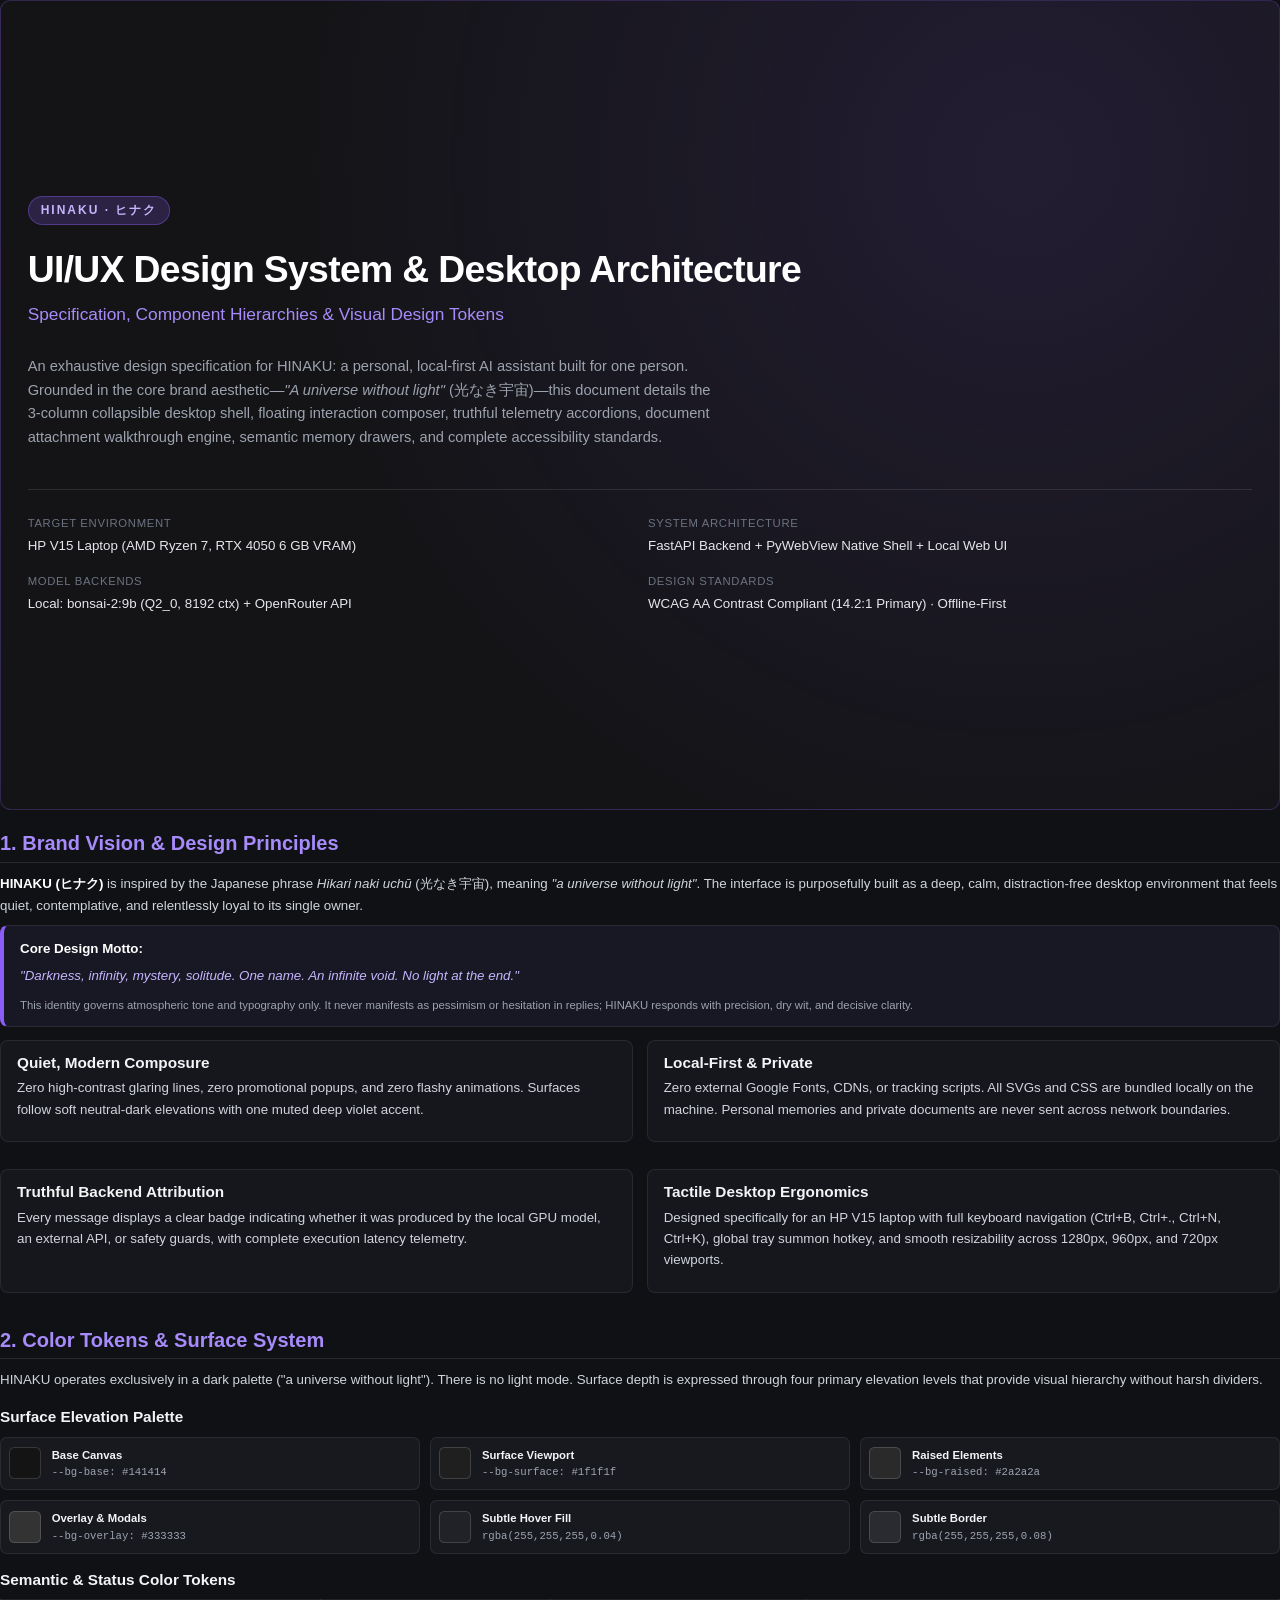
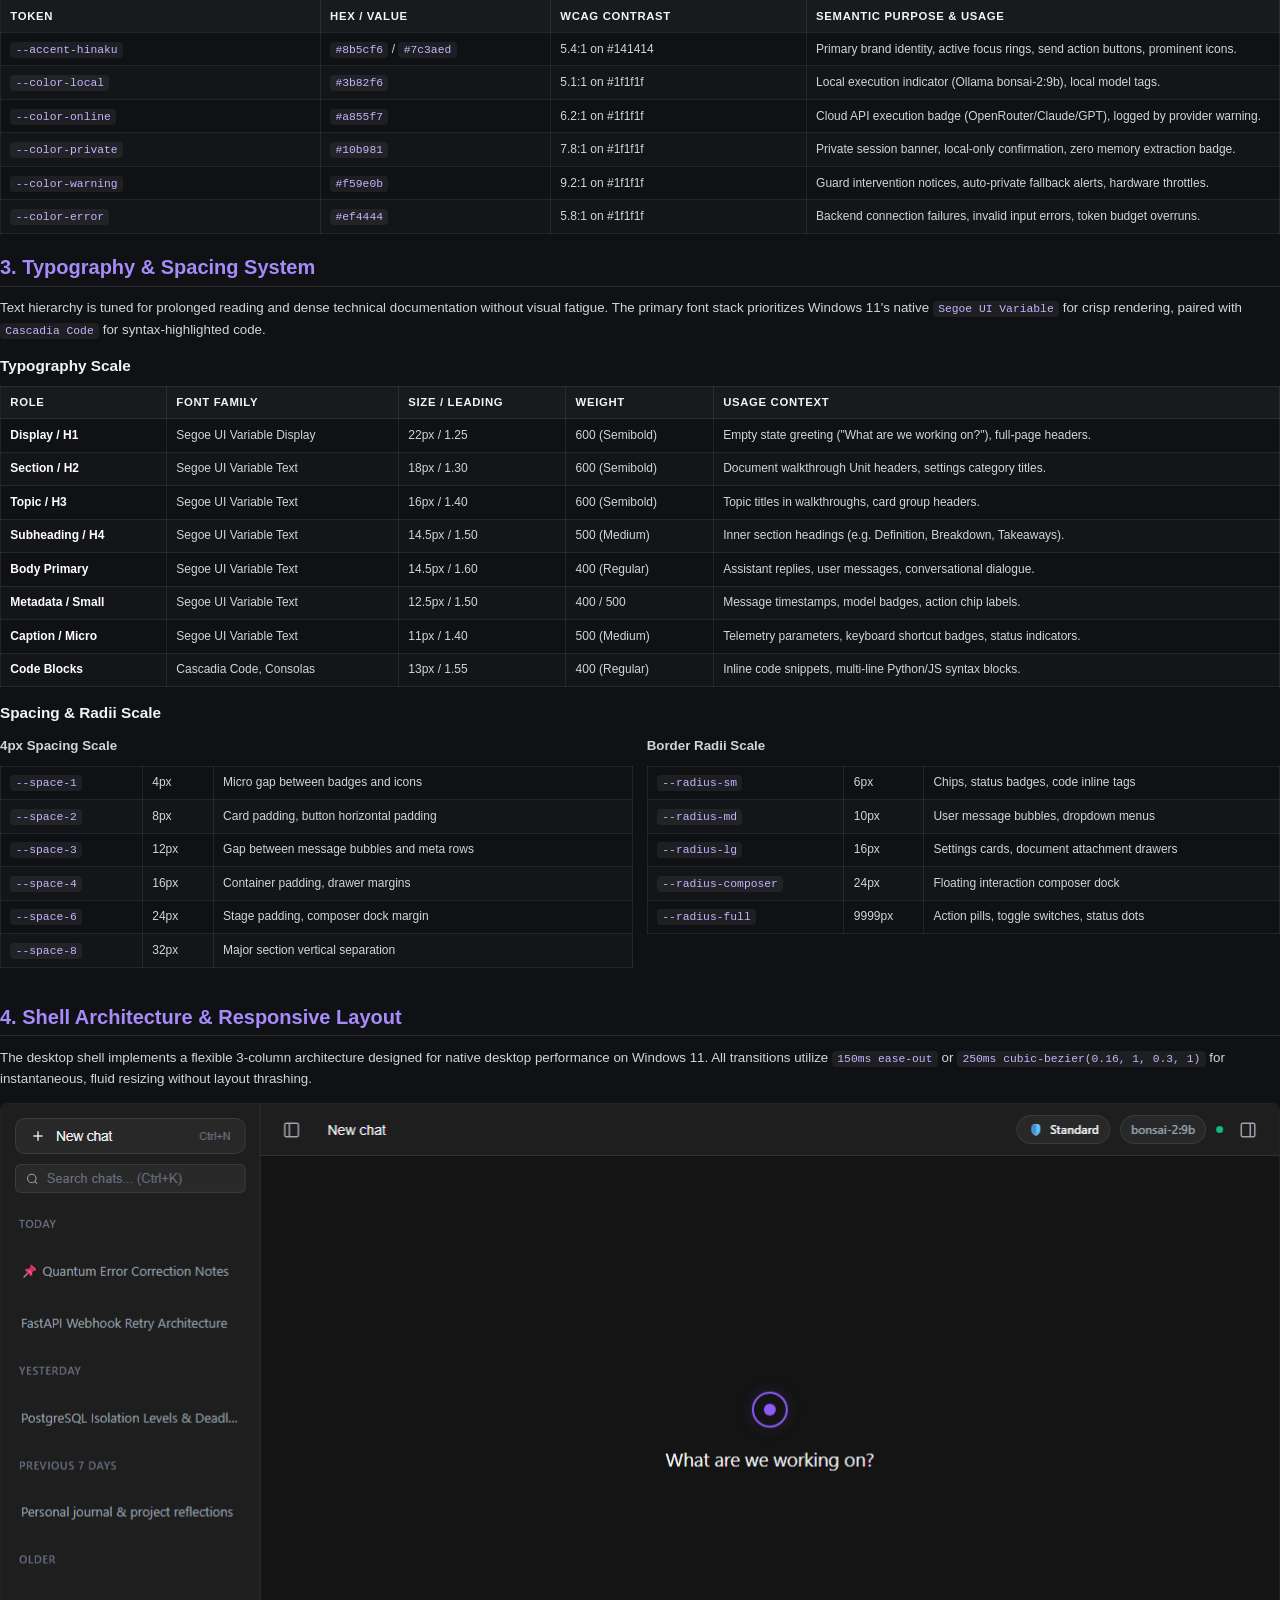
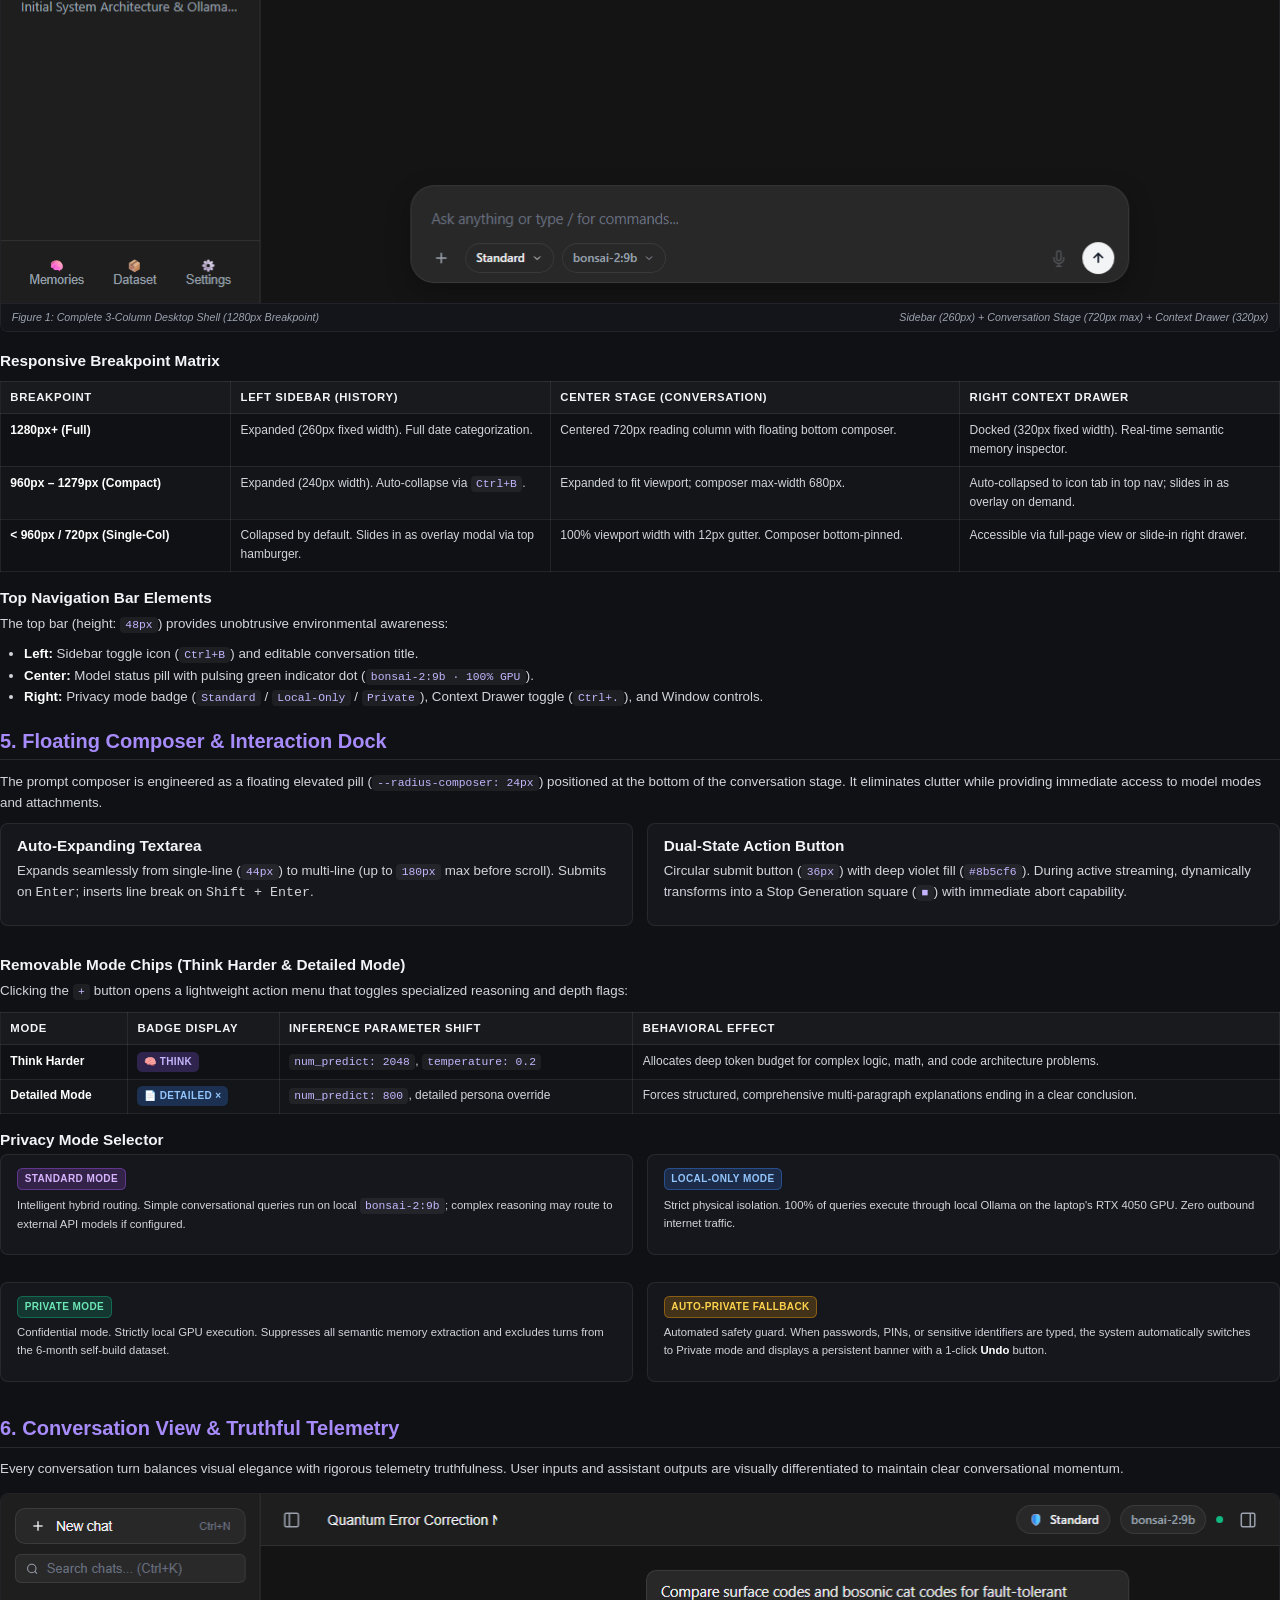
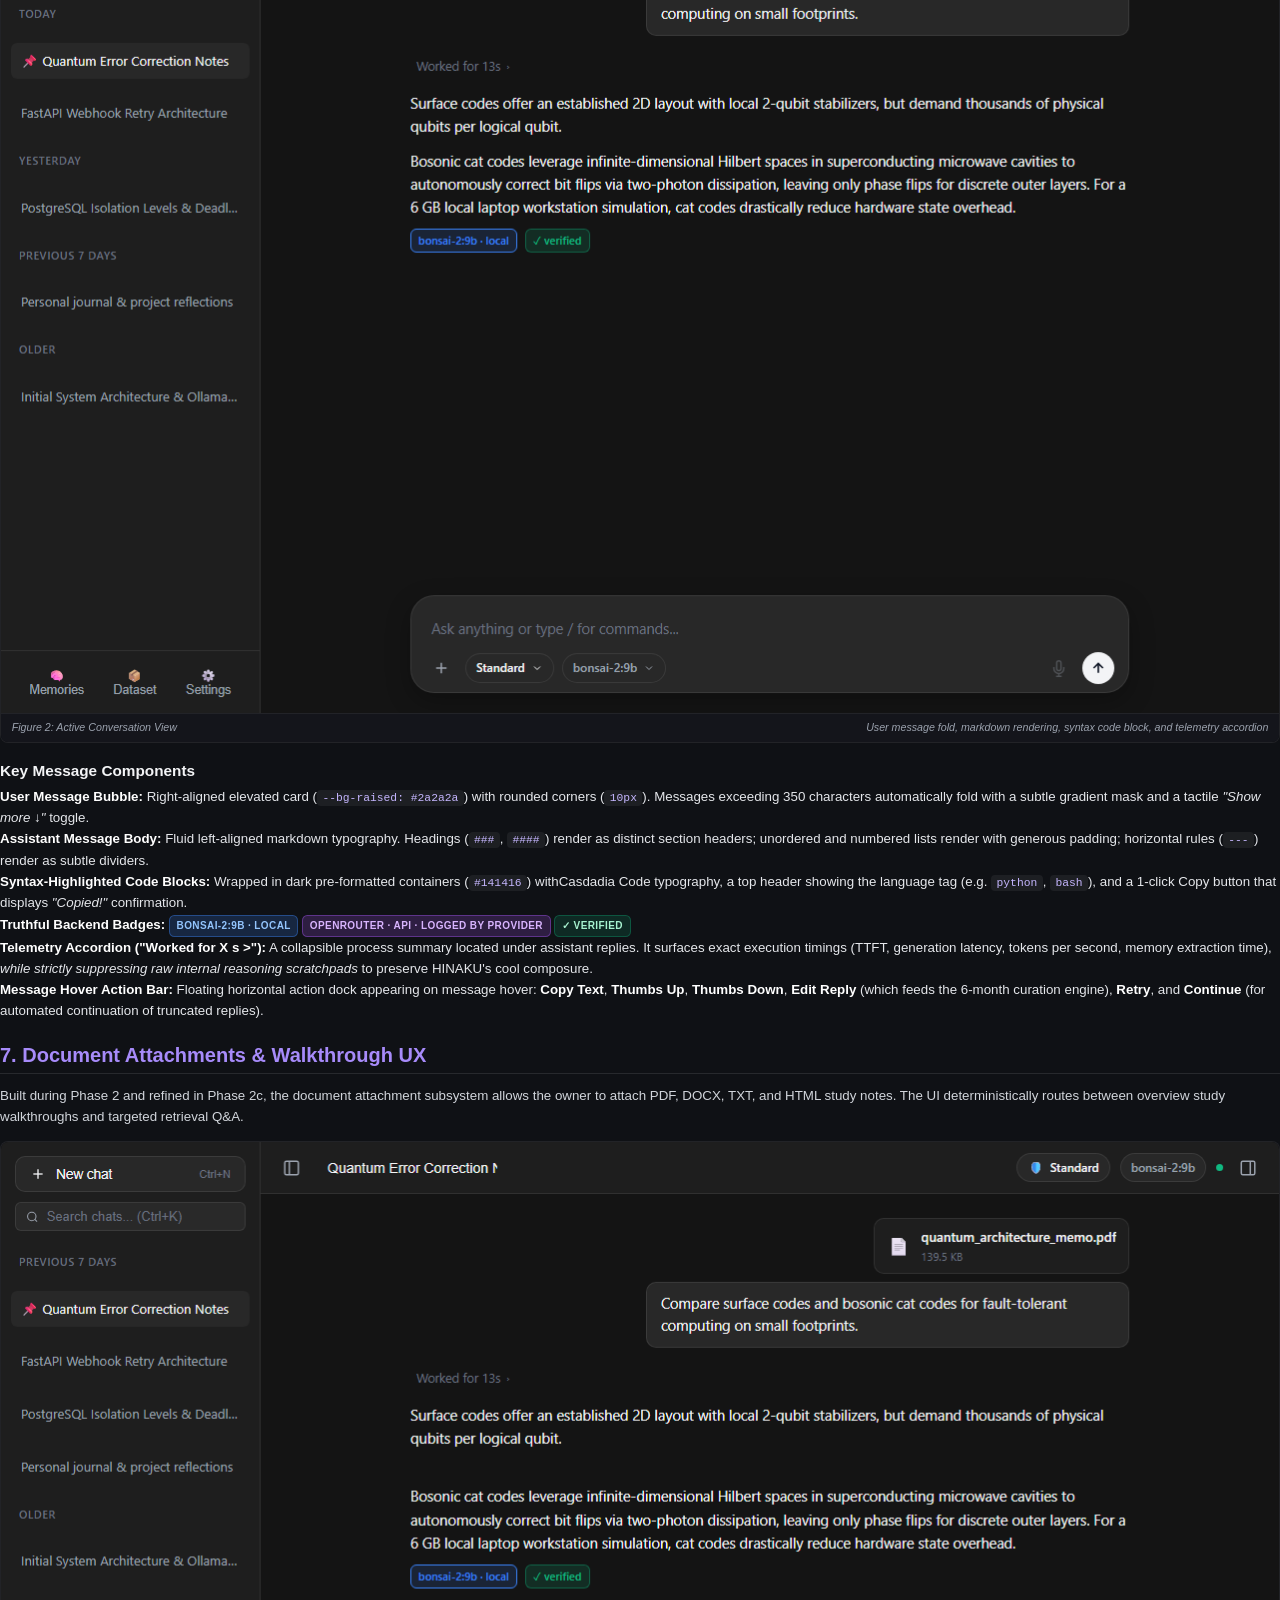
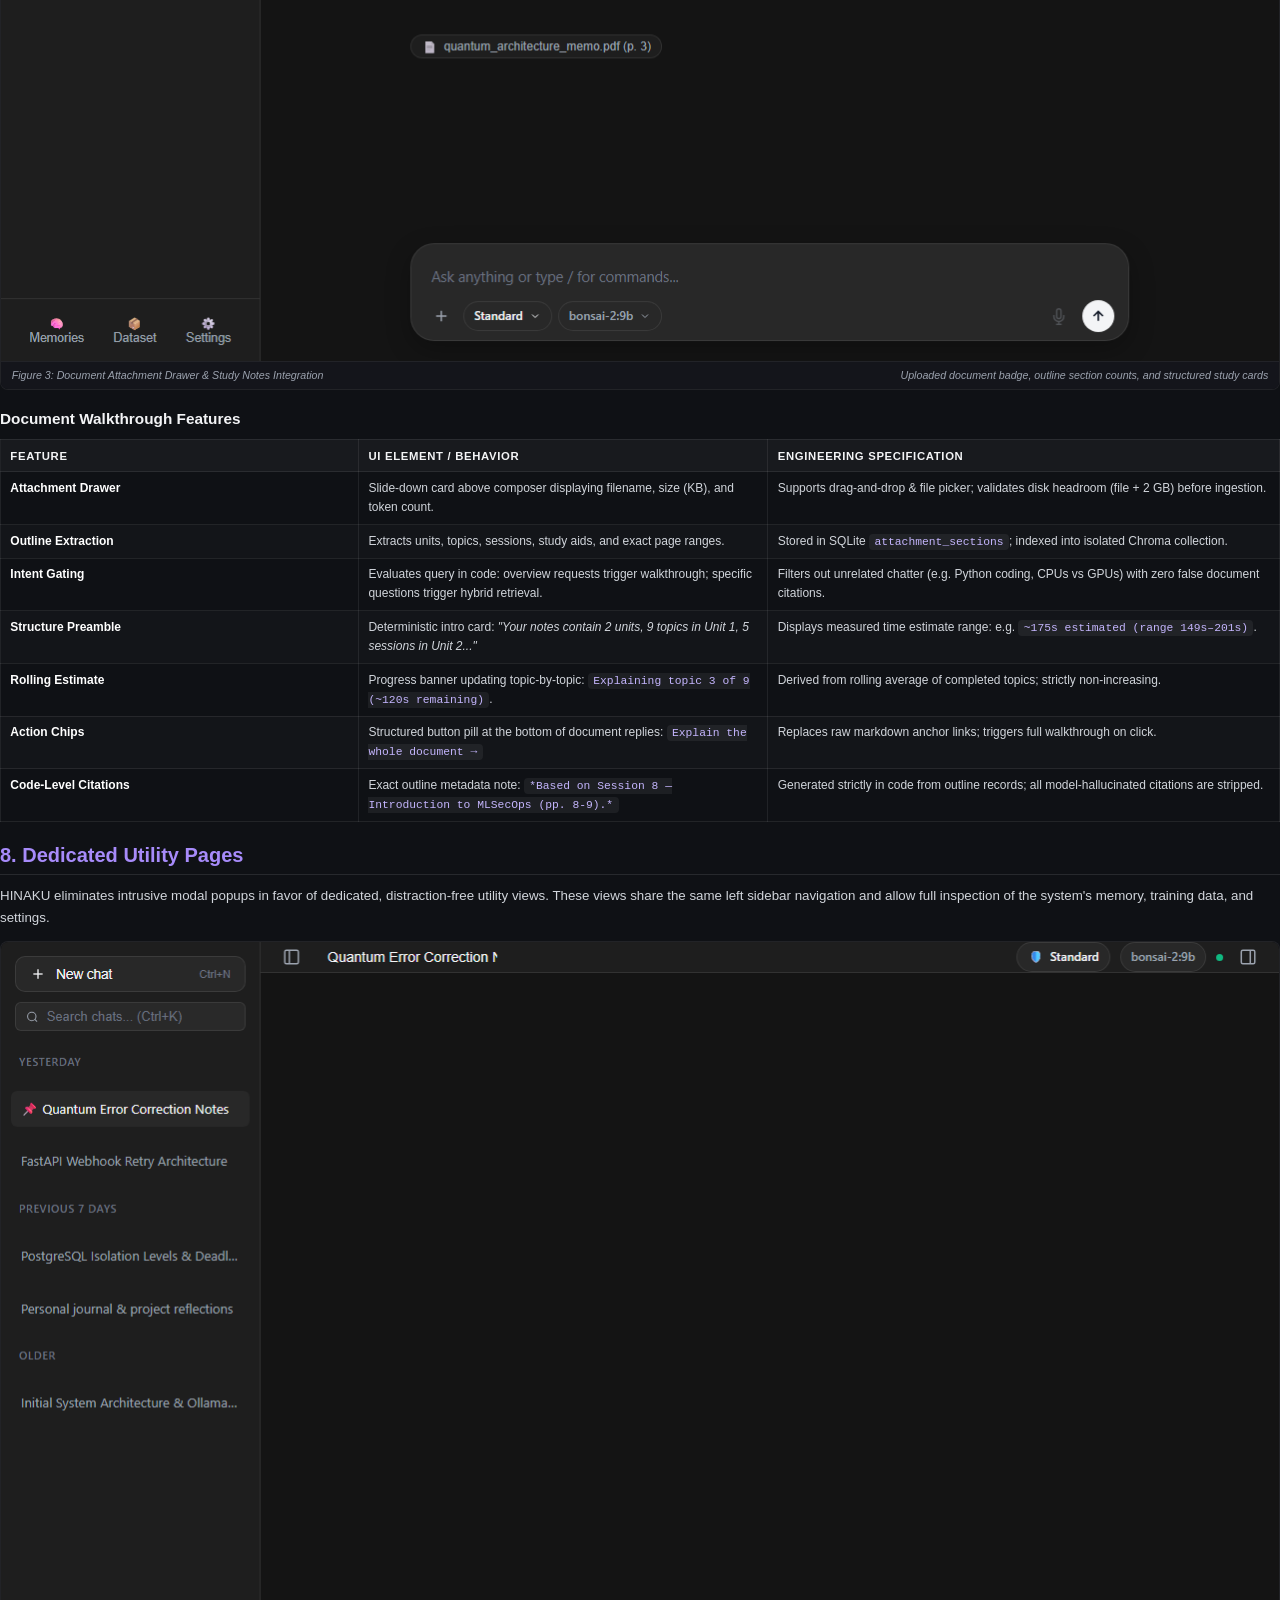
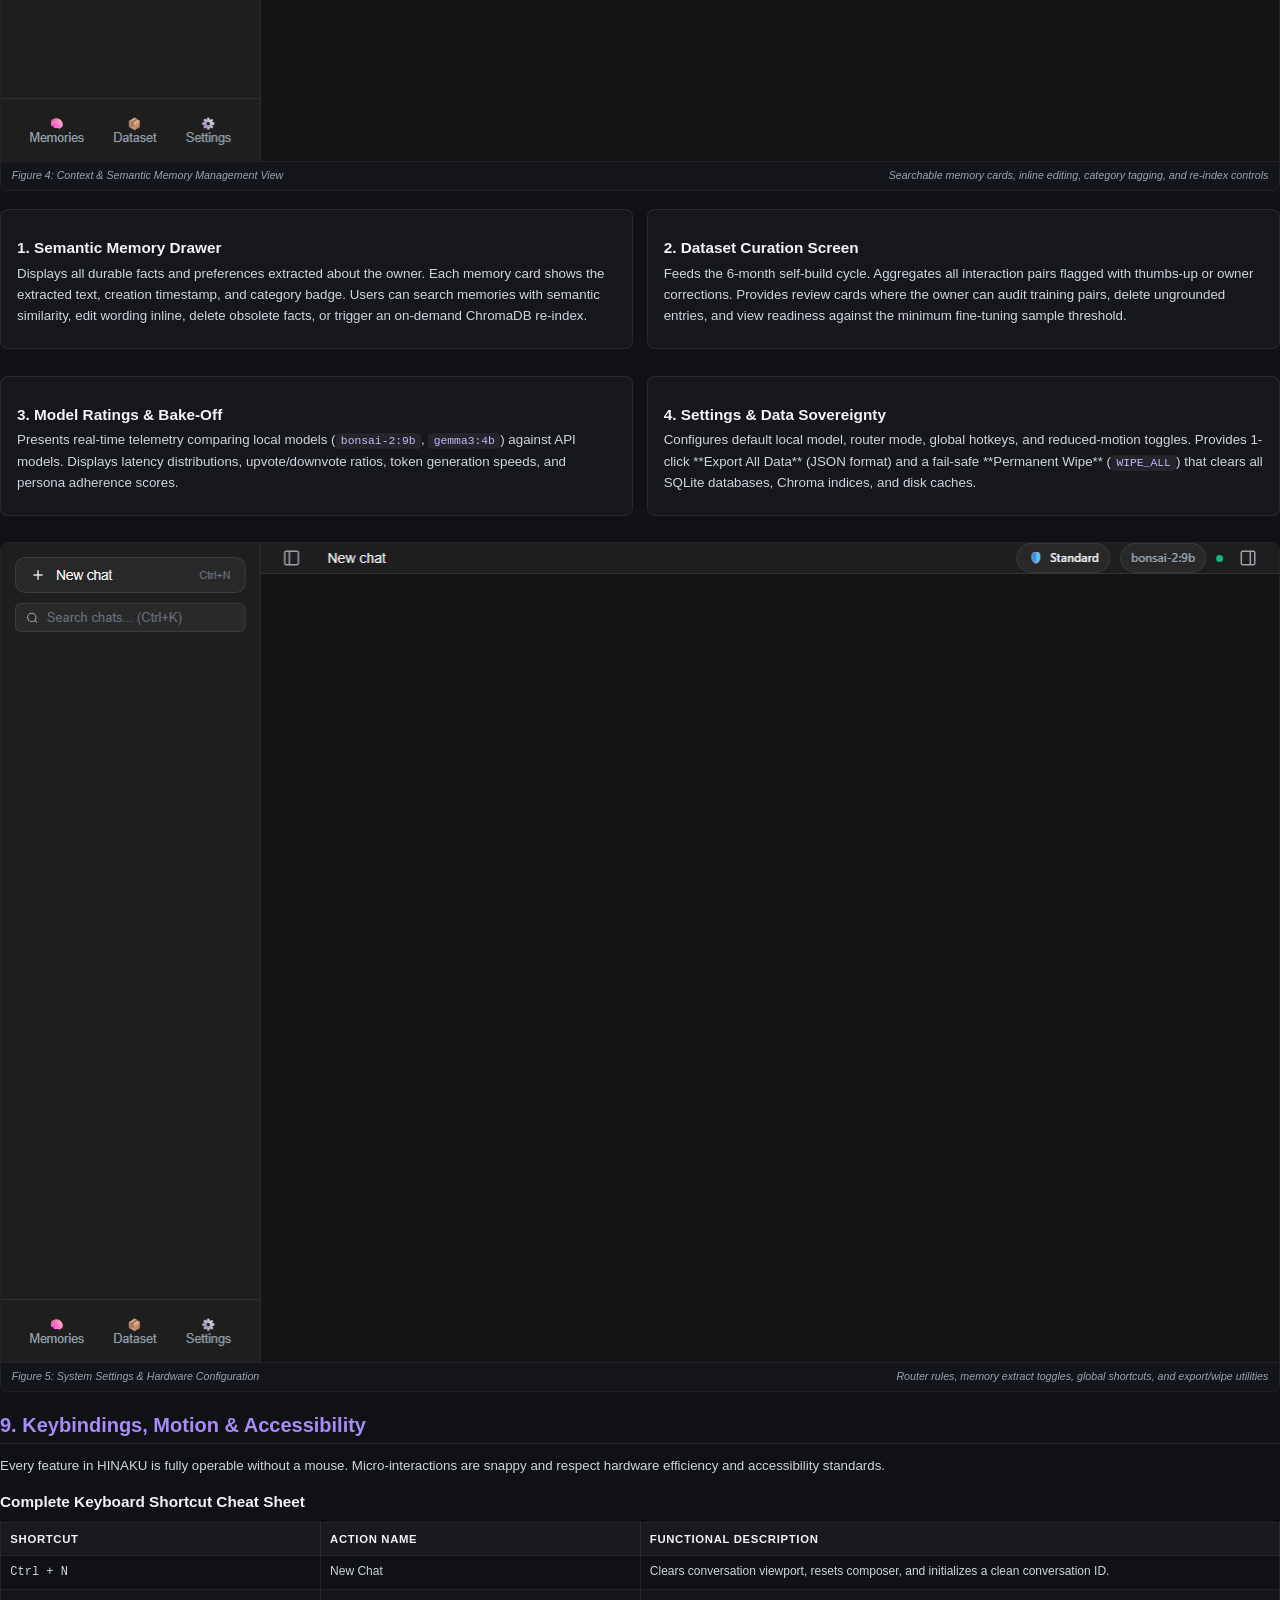
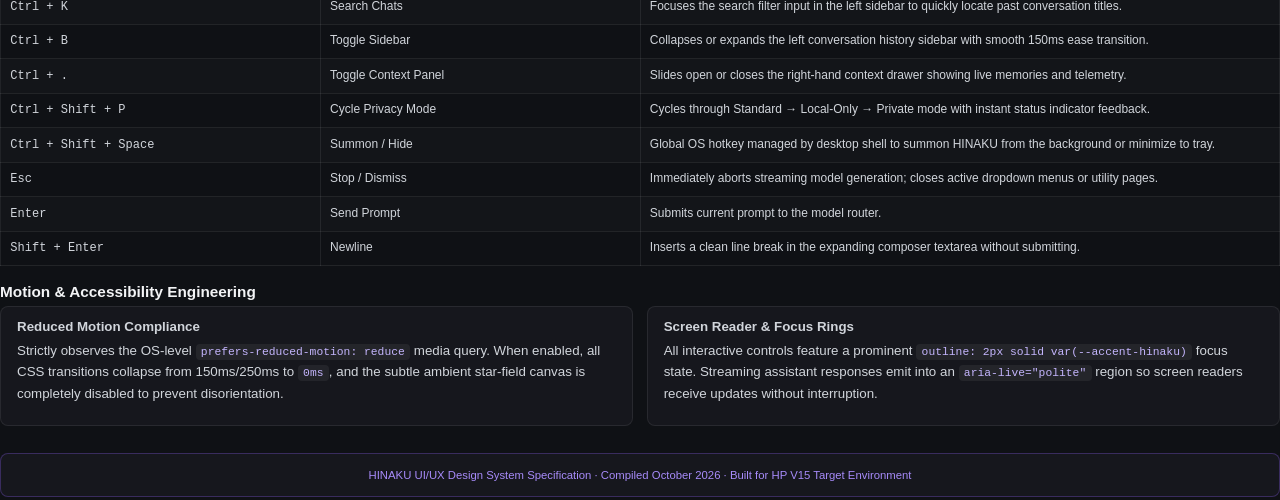
<file: docs/ui_design_spec.html>
<!DOCTYPE html>
<html lang="en">
<head>
<meta charset="UTF-8">
<title>HINAKU UI/UX Design System Specification</title>
<style>
  @page {
    size: A4;
    margin: 18mm 16mm 18mm 16mm;
    @bottom-right {
      content: counter(page);
      font-size: 9pt;
      color: #6b7280;
    }
  }
  * {
    box-sizing: border-box;
    margin: 0;
    padding: 0;
  }
  body {
    font-family: 'Segoe UI Variable Text', 'Segoe UI', -apple-system, BlinkMacSystemFont, 'Inter', Roboto, sans-serif;
    background-color: #0f1115;
    color: #e5e7eb;
    line-height: 1.6;
    font-size: 10pt;
    -webkit-print-color-adjust: exact;
    print-color-adjust: exact;
  }
  .page-break {
    page-break-after: always;
    break-after: page;
  }
  .avoid-break {
    page-break-inside: avoid;
    break-inside: avoid;
  }

  /* Typography */
  h1, h2, h3, h4 {
    color: #f9fafb;
    font-weight: 600;
    line-height: 1.25;
  }
  h1 { font-size: 24pt; margin-bottom: 8pt; }
  h2 { font-size: 15pt; margin-top: 16pt; margin-bottom: 8pt; border-bottom: 1px solid rgba(255,255,255,0.1); padding-bottom: 4pt; color: #a78bfa; }
  h3 { font-size: 11.5pt; margin-top: 12pt; margin-bottom: 4pt; color: #f3f4f6; }
  h4 { font-size: 10pt; margin-top: 8pt; margin-bottom: 3pt; color: #d1d5db; }
  p { margin-bottom: 7pt; color: #d1d5db; }
  strong { color: #ffffff; font-weight: 600; }
  code {
    font-family: 'Cascadia Code', 'Fira Code', Consolas, monospace;
    background: rgba(255,255,255,0.06);
    padding: 1.5pt 4pt;
    border-radius: 3pt;
    font-size: 8.5pt;
    color: #c4b5fd;
  }

  /* Cover Page */
  .cover-container {
    min-height: 90vh;
    display: flex;
    flex-direction: column;
    justify-content: center;
    padding: 40pt 20pt;
    border: 1px solid rgba(139, 92, 246, 0.25);
    background: radial-gradient(circle at 80% 20%, rgba(139, 92, 246, 0.12) 0%, transparent 60%), #141417;
    border-radius: 8pt;
  }
  .brand-badge {
    display: inline-block;
    background: rgba(139, 92, 246, 0.2);
    border: 1px solid rgba(139, 92, 246, 0.4);
    color: #c4b5fd;
    font-size: 9pt;
    font-weight: 600;
    text-transform: uppercase;
    letter-spacing: 1.5pt;
    padding: 3pt 9pt;
    border-radius: 12pt;
    margin-bottom: 16pt;
  }
  .cover-title {
    font-size: 28pt;
    font-weight: 700;
    color: #ffffff;
    letter-spacing: -0.5pt;
    margin-bottom: 6pt;
  }
  .cover-subtitle {
    font-size: 13pt;
    color: #a78bfa;
    margin-bottom: 20pt;
    font-weight: 400;
  }
  .cover-desc {
    font-size: 11pt;
    color: #9ca3af;
    max-width: 520pt;
    margin-bottom: 30pt;
    line-height: 1.6;
  }
  .meta-grid {
    display: grid;
    grid-template-columns: repeat(2, 1fr);
    gap: 12pt;
    border-top: 1px solid rgba(255,255,255,0.1);
    padding-top: 18pt;
  }
  .meta-item-label {
    font-size: 8.5pt;
    text-transform: uppercase;
    color: #6b7280;
    letter-spacing: 0.5pt;
    margin-bottom: 2pt;
  }
  .meta-item-val {
    font-size: 10pt;
    color: #e5e7eb;
    font-weight: 500;
  }

  /* Tables */
  table {
    width: 100%;
    border-collapse: collapse;
    margin: 8pt 0 12pt 0;
    font-size: 9pt;
  }
  th, td {
    padding: 5pt 7pt;
    border: 1px solid rgba(255,255,255,0.08);
    text-align: left;
    vertical-align: top;
  }
  th {
    background: rgba(255,255,255,0.04);
    color: #f3f4f6;
    font-weight: 600;
    font-size: 8.5pt;
    text-transform: uppercase;
    letter-spacing: 0.5pt;
  }
  td {
    color: #d1d5db;
  }
  tr:nth-child(even) td {
    background: rgba(255,255,255,0.015);
  }

  /* Swatches */
  .swatch-group {
    display: grid;
    grid-template-columns: repeat(3, 1fr);
    gap: 8pt;
    margin: 8pt 0 12pt 0;
  }
  .swatch-card {
    background: #18191f;
    border: 1px solid rgba(255,255,255,0.08);
    border-radius: 5pt;
    padding: 6pt;
    display: flex;
    align-items: center;
    gap: 8pt;
  }
  .swatch-chip {
    width: 24pt;
    height: 24pt;
    border-radius: 4pt;
    border: 1px solid rgba(255,255,255,0.15);
    flex-shrink: 0;
  }
  .swatch-info {
    overflow: hidden;
  }
  .swatch-name {
    font-size: 8.5pt;
    font-weight: 600;
    color: #f3f4f6;
    white-space: nowrap;
    overflow: hidden;
    text-overflow: ellipsis;
  }
  .swatch-val {
    font-size: 8pt;
    font-family: monospace;
    color: #9ca3af;
  }

  /* Callout / Cards */
  .card {
    background: #16171d;
    border: 1px solid rgba(255,255,255,0.08);
    border-radius: 6pt;
    padding: 9pt 12pt;
    margin-bottom: 10pt;
  }
  .card-highlight {
    border-left: 3pt solid #8b5cf6;
    background: #181724;
  }

  /* Image Container */
  .fig-container {
    margin: 10pt 0 14pt 0;
    border: 1px solid rgba(255,255,255,0.1);
    border-radius: 6pt;
    overflow: hidden;
    background: #090a0f;
  }
  .fig-container img {
    width: 100%;
    display: block;
    height: auto;
  }
  .fig-caption {
    background: #14151b;
    padding: 4pt 8pt;
    font-size: 8pt;
    color: #9ca3af;
    border-top: 1px solid rgba(255,255,255,0.06);
    font-style: italic;
    display: flex;
    justify-content: space-between;
  }

  /* Badges & Pills */
  .badge {
    display: inline-block;
    padding: 1.5pt 5pt;
    font-size: 7.5pt;
    font-weight: 600;
    border-radius: 4pt;
    text-transform: uppercase;
    letter-spacing: 0.3pt;
  }
  .badge-local { background: rgba(59, 130, 246, 0.2); color: #93c5fd; border: 1px solid rgba(59, 130, 246, 0.4); }
  .badge-api { background: rgba(168, 85, 247, 0.2); color: #d8b4fe; border: 1px solid rgba(168, 85, 247, 0.4); }
  .badge-private { background: rgba(16, 185, 129, 0.2); color: #6ee7b7; border: 1px solid rgba(16, 185, 129, 0.4); }
  .badge-guard { background: rgba(245, 158, 11, 0.2); color: #fcd34d; border: 1px solid rgba(245, 158, 11, 0.4); }
  .badge-verified { background: rgba(16, 185, 129, 0.15); color: #a7f3d0; border: 1px solid rgba(16, 185, 129, 0.3); }

  /* Grid */
  .grid-2 {
    display: grid;
    grid-template-columns: 1fr 1fr;
    gap: 10pt;
  }
</style>
</head>
<body>

<!-- ========================================== -->
<!-- COVER PAGE -->
<!-- ========================================== -->
<div class="cover-container avoid-break">
  <div>
    <span class="brand-badge">HINAKU · ヒナク</span>
    <h1 class="cover-title">UI/UX Design System &amp; Desktop Architecture</h1>
    <div class="cover-subtitle">Specification, Component Hierarchies &amp; Visual Design Tokens</div>
    <p class="cover-desc">
      An exhaustive design specification for HINAKU: a personal, local-first AI assistant built for one person.
      Grounded in the core brand aesthetic—<em>"A universe without light"</em> (光なき宇宙)—this document details
      the 3-column collapsible desktop shell, floating interaction composer, truthful telemetry accordions,
      document attachment walkthrough engine, semantic memory drawers, and complete accessibility standards.
    </p>
  </div>

  <div class="meta-grid">
    <div>
      <div class="meta-item-label">Target Environment</div>
      <div class="meta-item-val">HP V15 Laptop (AMD Ryzen 7, RTX 4050 6 GB VRAM)</div>
    </div>
    <div>
      <div class="meta-item-label">System Architecture</div>
      <div class="meta-item-val">FastAPI Backend + PyWebView Native Shell + Local Web UI</div>
    </div>
    <div>
      <div class="meta-item-label">Model Backends</div>
      <div class="meta-item-val">Local: bonsai-2:9b (Q2_0, 8192 ctx) + OpenRouter API</div>
    </div>
    <div>
      <div class="meta-item-label">Design Standards</div>
      <div class="meta-item-val">WCAG AA Contrast Compliant (14.2:1 Primary) · Offline-First</div>
    </div>
  </div>
</div>

<div class="page-break"></div>

<!-- ========================================== -->
<!-- SECTION 1: VISION & DESIGN PRINCIPLES -->
<!-- ========================================== -->
<div class="avoid-break">
  <h2>1. Brand Vision &amp; Design Principles</h2>
  <p>
    <strong>HINAKU (ヒナク)</strong> is inspired by the Japanese phrase <em>Hikari naki uchū</em> (光なき宇宙), meaning
    <em>"a universe without light"</em>. The interface is purposefully built as a deep, calm, distraction-free desktop
    environment that feels quiet, contemplative, and relentlessly loyal to its single owner.
  </p>

  <div class="card card-highlight">
    <strong>Core Design Motto:</strong>
    <p style="margin-top: 4pt; font-style: italic; color: #c4b5fd;">
      "Darkness, infinity, mystery, solitude. One name. An infinite void. No light at the end."
    </p>
    <p style="margin: 0; font-size: 8.5pt; color: #9ca3af;">
      This identity governs atmospheric tone and typography only. It never manifests as pessimism or hesitation in replies;
      HINAKU responds with precision, dry wit, and decisive clarity.
    </p>
  </div>

  <div class="grid-2">
    <div class="card">
      <h3 style="margin-top:0;">Quiet, Modern Composure</h3>
      <p>
        Zero high-contrast glaring lines, zero promotional popups, and zero flashy animations.
        Surfaces follow soft neutral-dark elevations with one muted deep violet accent.
      </p>
    </div>
    <div class="card">
      <h3 style="margin-top:0;">Local-First &amp; Private</h3>
      <p>
        Zero external Google Fonts, CDNs, or tracking scripts. All SVGs and CSS are bundled locally on the machine.
        Personal memories and private documents are never sent across network boundaries.
      </p>
    </div>
    <div class="card">
      <h3 style="margin-top:0;">Truthful Backend Attribution</h3>
      <p>
        Every message displays a clear badge indicating whether it was produced by the local GPU model,
        an external API, or safety guards, with complete execution latency telemetry.
      </p>
    </div>
    <div class="card">
      <h3 style="margin-top:0;">Tactile Desktop Ergonomics</h3>
      <p>
        Designed specifically for an HP V15 laptop with full keyboard navigation (Ctrl+B, Ctrl+., Ctrl+N, Ctrl+K),
        global tray summon hotkey, and smooth resizability across 1280px, 960px, and 720px viewports.
      </p>
    </div>
  </div>
</div>

<!-- ========================================== -->
<!-- SECTION 2: COLOR TOKENS & SURFACE SYSTEM -->
<!-- ========================================== -->
<div class="avoid-break">
  <h2>2. Color Tokens &amp; Surface System</h2>
  <p>
    HINAKU operates exclusively in a dark palette ("a universe without light"). There is no light mode.
    Surface depth is expressed through four primary elevation levels that provide visual hierarchy without harsh dividers.
  </p>

  <h3>Surface Elevation Palette</h3>
  <div class="swatch-group">
    <div class="swatch-card">
      <div class="swatch-chip" style="background: #141414;"></div>
      <div class="swatch-info">
        <div class="swatch-name">Base Canvas</div>
        <div class="swatch-val">--bg-base: #141414</div>
      </div>
    </div>
    <div class="swatch-card">
      <div class="swatch-chip" style="background: #1f1f1f;"></div>
      <div class="swatch-info">
        <div class="swatch-name">Surface Viewport</div>
        <div class="swatch-val">--bg-surface: #1f1f1f</div>
      </div>
    </div>
    <div class="swatch-card">
      <div class="swatch-chip" style="background: #2a2a2a;"></div>
      <div class="swatch-info">
        <div class="swatch-name">Raised Elements</div>
        <div class="swatch-val">--bg-raised: #2a2a2a</div>
      </div>
    </div>
    <div class="swatch-card">
      <div class="swatch-chip" style="background: #333333;"></div>
      <div class="swatch-info">
        <div class="swatch-name">Overlay &amp; Modals</div>
        <div class="swatch-val">--bg-overlay: #333333</div>
      </div>
    </div>
    <div class="swatch-card">
      <div class="swatch-chip" style="background: rgba(255,255,255,0.04);"></div>
      <div class="swatch-info">
        <div class="swatch-name">Subtle Hover Fill</div>
        <div class="swatch-val">rgba(255,255,255,0.04)</div>
      </div>
    </div>
    <div class="swatch-card">
      <div class="swatch-chip" style="background: rgba(255,255,255,0.08);"></div>
      <div class="swatch-info">
        <div class="swatch-name">Subtle Border</div>
        <div class="swatch-val">rgba(255,255,255,0.08)</div>
      </div>
    </div>
  </div>

  <h3>Semantic &amp; Status Color Tokens</h3>
  <table>
    <thead>
      <tr>
        <th style="width: 25%;">Token</th>
        <th style="width: 18%;">Hex / Value</th>
        <th style="width: 20%;">WCAG Contrast</th>
        <th>Semantic Purpose &amp; Usage</th>
      </tr>
    </thead>
    <tbody>
      <tr>
        <td><code>--accent-hinaku</code></td>
        <td><code>#8b5cf6</code> / <code>#7c3aed</code></td>
        <td>5.4:1 on #141414</td>
        <td>Primary brand identity, active focus rings, send action buttons, prominent icons.</td>
      </tr>
      <tr>
        <td><code>--color-local</code></td>
        <td><code>#3b82f6</code></td>
        <td>5.1:1 on #1f1f1f</td>
        <td>Local execution indicator (Ollama bonsai-2:9b), local model tags.</td>
      </tr>
      <tr>
        <td><code>--color-online</code></td>
        <td><code>#a855f7</code></td>
        <td>6.2:1 on #1f1f1f</td>
        <td>Cloud API execution badge (OpenRouter/Claude/GPT), logged by provider warning.</td>
      </tr>
      <tr>
        <td><code>--color-private</code></td>
        <td><code>#10b981</code></td>
        <td>7.8:1 on #1f1f1f</td>
        <td>Private session banner, local-only confirmation, zero memory extraction badge.</td>
      </tr>
      <tr>
        <td><code>--color-warning</code></td>
        <td><code>#f59e0b</code></td>
        <td>9.2:1 on #1f1f1f</td>
        <td>Guard intervention notices, auto-private fallback alerts, hardware throttles.</td>
      </tr>
      <tr>
        <td><code>--color-error</code></td>
        <td><code>#ef4444</code></td>
        <td>5.8:1 on #1f1f1f</td>
        <td>Backend connection failures, invalid input errors, token budget overruns.</td>
      </tr>
    </tbody>
  </table>
</div>

<div class="page-break"></div>

<!-- ========================================== -->
<!-- SECTION 3: TYPOGRAPHY & SPACING SYSTEM -->
<!-- ========================================== -->
<div class="avoid-break">
  <h2>3. Typography &amp; Spacing System</h2>
  <p>
    Text hierarchy is tuned for prolonged reading and dense technical documentation without visual fatigue.
    The primary font stack prioritizes Windows 11's native <code>Segoe UI Variable</code> for crisp rendering,
    paired with <code>Cascadia Code</code> for syntax-highlighted code.
  </p>

  <h3>Typography Scale</h3>
  <table>
    <thead>
      <tr>
        <th>Role</th>
        <th>Font Family</th>
        <th>Size / Leading</th>
        <th>Weight</th>
        <th>Usage Context</th>
      </tr>
    </thead>
    <tbody>
      <tr>
        <td><strong>Display / H1</strong></td>
        <td>Segoe UI Variable Display</td>
        <td>22px / 1.25</td>
        <td>600 (Semibold)</td>
        <td>Empty state greeting ("What are we working on?"), full-page headers.</td>
      </tr>
      <tr>
        <td><strong>Section / H2</strong></td>
        <td>Segoe UI Variable Text</td>
        <td>18px / 1.30</td>
        <td>600 (Semibold)</td>
        <td>Document walkthrough Unit headers, settings category titles.</td>
      </tr>
      <tr>
        <td><strong>Topic / H3</strong></td>
        <td>Segoe UI Variable Text</td>
        <td>16px / 1.40</td>
        <td>600 (Semibold)</td>
        <td>Topic titles in walkthroughs, card group headers.</td>
      </tr>
      <tr>
        <td><strong>Subheading / H4</strong></td>
        <td>Segoe UI Variable Text</td>
        <td>14.5px / 1.50</td>
        <td>500 (Medium)</td>
        <td>Inner section headings (e.g. Definition, Breakdown, Takeaways).</td>
      </tr>
      <tr>
        <td><strong>Body Primary</strong></td>
        <td>Segoe UI Variable Text</td>
        <td>14.5px / 1.60</td>
        <td>400 (Regular)</td>
        <td>Assistant replies, user messages, conversational dialogue.</td>
      </tr>
      <tr>
        <td><strong>Metadata / Small</strong></td>
        <td>Segoe UI Variable Text</td>
        <td>12.5px / 1.50</td>
        <td>400 / 500</td>
        <td>Message timestamps, model badges, action chip labels.</td>
      </tr>
      <tr>
        <td><strong>Caption / Micro</strong></td>
        <td>Segoe UI Variable Text</td>
        <td>11px / 1.40</td>
        <td>500 (Medium)</td>
        <td>Telemetry parameters, keyboard shortcut badges, status indicators.</td>
      </tr>
      <tr>
        <td><strong>Code Blocks</strong></td>
        <td>Cascadia Code, Consolas</td>
        <td>13px / 1.55</td>
        <td>400 (Regular)</td>
        <td>Inline code snippets, multi-line Python/JS syntax blocks.</td>
      </tr>
    </tbody>
  </table>

  <h3>Spacing &amp; Radii Scale</h3>
  <div class="grid-2">
    <div>
      <h4>4px Spacing Scale</h4>
      <table>
        <tr><td><code>--space-1</code></td><td>4px</td><td>Micro gap between badges and icons</td></tr>
        <tr><td><code>--space-2</code></td><td>8px</td><td>Card padding, button horizontal padding</td></tr>
        <tr><td><code>--space-3</code></td><td>12px</td><td>Gap between message bubbles and meta rows</td></tr>
        <tr><td><code>--space-4</code></td><td>16px</td><td>Container padding, drawer margins</td></tr>
        <tr><td><code>--space-6</code></td><td>24px</td><td>Stage padding, composer dock margin</td></tr>
        <tr><td><code>--space-8</code></td><td>32px</td><td>Major section vertical separation</td></tr>
      </table>
    </div>
    <div>
      <h4>Border Radii Scale</h4>
      <table>
        <tr><td><code>--radius-sm</code></td><td>6px</td><td>Chips, status badges, code inline tags</td></tr>
        <tr><td><code>--radius-md</code></td><td>10px</td><td>User message bubbles, dropdown menus</td></tr>
        <tr><td><code>--radius-lg</code></td><td>16px</td><td>Settings cards, document attachment drawers</td></tr>
        <tr><td><code>--radius-composer</code></td><td>24px</td><td>Floating interaction composer dock</td></tr>
        <tr><td><code>--radius-full</code></td><td>9999px</td><td>Action pills, toggle switches, status dots</td></tr>
      </table>
    </div>
  </div>
</div>

<div class="page-break"></div>

<!-- ========================================== -->
<!-- SECTION 4: SHELL ARCHITECTURE & BREAKPOINTS -->
<!-- ========================================== -->
<div class="avoid-break">
  <h2>4. Shell Architecture &amp; Responsive Layout</h2>
  <p>
    The desktop shell implements a flexible 3-column architecture designed for native desktop performance on Windows 11.
    All transitions utilize <code>150ms ease-out</code> or <code>250ms cubic-bezier(0.16, 1, 0.3, 1)</code> for instantaneous,
    fluid resizing without layout thrashing.
  </p>

  <div class="fig-container">
    <img src="[data-uri]" alt="Full 3-Column Shell at 1280px">
    <div class="fig-caption">
      <span>Figure 1: Complete 3-Column Desktop Shell (1280px Breakpoint)</span>
      <span>Sidebar (260px) + Conversation Stage (720px max) + Context Drawer (320px)</span>
    </div>
  </div>

  <h3>Responsive Breakpoint Matrix</h3>
  <table>
    <thead>
      <tr>
        <th style="width: 18%;">Breakpoint</th>
        <th style="width: 25%;">Left Sidebar (History)</th>
        <th style="width: 32%;">Center Stage (Conversation)</th>
        <th>Right Context Drawer</th>
      </tr>
    </thead>
    <tbody>
      <tr>
        <td><strong>1280px+ (Full)</strong></td>
        <td>Expanded (260px fixed width). Full date categorization.</td>
        <td>Centered 720px reading column with floating bottom composer.</td>
        <td>Docked (320px fixed width). Real-time semantic memory inspector.</td>
      </tr>
      <tr>
        <td><strong>960px – 1279px (Compact)</strong></td>
        <td>Expanded (240px width). Auto-collapse via <code>Ctrl+B</code>.</td>
        <td>Expanded to fit viewport; composer max-width 680px.</td>
        <td>Auto-collapsed to icon tab in top nav; slides in as overlay on demand.</td>
      </tr>
      <tr>
        <td><strong>&lt; 960px / 720px (Single-Col)</strong></td>
        <td>Collapsed by default. Slides in as overlay modal via top hamburger.</td>
        <td>100% viewport width with 12px gutter. Composer bottom-pinned.</td>
        <td>Accessible via full-page view or slide-in right drawer.</td>
      </tr>
    </tbody>
  </table>

  <h3>Top Navigation Bar Elements</h3>
  <p>
    The top bar (height: <code>48px</code>) provides unobtrusive environmental awareness:
  </p>
  <ul style="margin-left: 18pt; margin-bottom: 8pt; color: #d1d5db;">
    <li><strong>Left:</strong> Sidebar toggle icon (<code>Ctrl+B</code>) and editable conversation title.</li>
    <li><strong>Center:</strong> Model status pill with pulsing green indicator dot (<code>bonsai-2:9b · 100% GPU</code>).</li>
    <li><strong>Right:</strong> Privacy mode badge (<code>Standard</code> / <code>Local-Only</code> / <code>Private</code>), Context Drawer toggle (<code>Ctrl+.</code>), and Window controls.</li>
  </ul>
</div>

<div class="page-break"></div>

<!-- ========================================== -->
<!-- SECTION 5: COMPOSER & INTERACTION DOCK -->
<!-- ========================================== -->
<div class="avoid-break">
  <h2>5. Floating Composer &amp; Interaction Dock</h2>
  <p>
    The prompt composer is engineered as a floating elevated pill (<code>--radius-composer: 24px</code>) positioned at the
    bottom of the conversation stage. It eliminates clutter while providing immediate access to model modes and attachments.
  </p>

  <div class="grid-2">
    <div class="card">
      <h3 style="margin-top:0;">Auto-Expanding Textarea</h3>
      <p>
        Expands seamlessly from single-line (<code>44px</code>) to multi-line (up to <code>180px</code> max before scroll).
        Submits on <kbd>Enter</kbd>; inserts line break on <kbd>Shift + Enter</kbd>.
      </p>
    </div>
    <div class="card">
      <h3 style="margin-top:0;">Dual-State Action Button</h3>
      <p>
        Circular submit button (<code>36px</code>) with deep violet fill (<code>#8b5cf6</code>).
        During active streaming, dynamically transforms into a Stop Generation square (<code>■</code>) with immediate abort capability.
      </p>
    </div>
  </div>

  <h3>Removable Mode Chips (Think Harder &amp; Detailed Mode)</h3>
  <p>
    Clicking the <code>+</code> button opens a lightweight action menu that toggles specialized reasoning and depth flags:
  </p>
  <table>
    <thead>
      <tr>
        <th>Mode</th>
        <th>Badge Display</th>
        <th>Inference Parameter Shift</th>
        <th>Behavioral Effect</th>
      </tr>
    </thead>
    <tbody>
      <tr>
        <td><strong>Think Harder</strong></td>
        <td><span class="badge" style="background: rgba(139, 92, 246, 0.25); color: #c4b5fd;">🧠 Think</span></td>
        <td><code>num_predict: 2048</code>, <code>temperature: 0.2</code></td>
        <td>Allocates deep token budget for complex logic, math, and code architecture problems.</td>
      </tr>
      <tr>
        <td><strong>Detailed Mode</strong></td>
        <td><span class="badge" style="background: rgba(59, 130, 246, 0.25); color: #93c5fd;">📄 Detailed ×</span></td>
        <td><code>num_predict: 800</code>, detailed persona override</td>
        <td>Forces structured, comprehensive multi-paragraph explanations ending in a clear conclusion.</td>
      </tr>
    </tbody>
  </table>

  <h3>Privacy Mode Selector</h3>
  <div class="grid-2">
    <div class="card">
      <span class="badge badge-api">Standard Mode</span>
      <p style="margin-top: 4pt; font-size: 8.5pt;">
        Intelligent hybrid routing. Simple conversational queries run on local <code>bonsai-2:9b</code>; complex reasoning
        may route to external API models if configured.
      </p>
    </div>
    <div class="card">
      <span class="badge badge-local">Local-Only Mode</span>
      <p style="margin-top: 4pt; font-size: 8.5pt;">
        Strict physical isolation. 100% of queries execute through local Ollama on the laptop's RTX 4050 GPU.
        Zero outbound internet traffic.
      </p>
    </div>
    <div class="card">
      <span class="badge badge-private">Private Mode</span>
      <p style="margin-top: 4pt; font-size: 8.5pt;">
        Confidential mode. Strictly local GPU execution. Suppresses all semantic memory extraction and excludes turns
        from the 6-month self-build dataset.
      </p>
    </div>
    <div class="card">
      <span class="badge badge-guard">Auto-Private Fallback</span>
      <p style="margin-top: 4pt; font-size: 8.5pt;">
        Automated safety guard. When passwords, PINs, or sensitive identifiers are typed, the system automatically
        switches to Private mode and displays a persistent banner with a 1-click <strong>Undo</strong> button.
      </p>
    </div>
  </div>
</div>

<div class="page-break"></div>

<!-- ========================================== -->
<!-- SECTION 6: CONVERSATION VIEW & TELEMETRY -->
<!-- ========================================== -->
<div class="avoid-break">
  <h2>6. Conversation View &amp; Truthful Telemetry</h2>
  <p>
    Every conversation turn balances visual elegance with rigorous telemetry truthfulness.
    User inputs and assistant outputs are visually differentiated to maintain clear conversational momentum.
  </p>

  <div class="fig-container">
    <img src="[data-uri]" alt="Conversation View with Code and Telemetry">
    <div class="fig-caption">
      <span>Figure 2: Active Conversation View</span>
      <span>User message fold, markdown rendering, syntax code block, and telemetry accordion</span>
    </div>
  </div>

  <h3>Key Message Components</h3>
  <ul>
    <li>
      <strong>User Message Bubble:</strong> Right-aligned elevated card (<code>--bg-raised: #2a2a2a</code>) with rounded corners (<code>10px</code>).
      Messages exceeding 350 characters automatically fold with a subtle gradient mask and a tactile <em>"Show more ↓"</em> toggle.
    </li>
    <li>
      <strong>Assistant Message Body:</strong> Fluid left-aligned markdown typography. Headings (<code>###</code>, <code>####</code>) render as
      distinct section headers; unordered and numbered lists render with generous padding; horizontal rules (<code>---</code>) render as subtle dividers.
    </li>
    <li>
      <strong>Syntax-Highlighted Code Blocks:</strong> Wrapped in dark pre-formatted containers (<code>#141416</code>) withCasdadia Code typography,
      a top header showing the language tag (e.g. <code>python</code>, <code>bash</code>), and a 1-click Copy button that displays <em>"Copied!"</em> confirmation.
    </li>
    <li>
      <strong>Truthful Backend Badges:</strong>
      <span class="badge badge-local">bonsai-2:9b · local</span>
      <span class="badge badge-api">openrouter · API · logged by provider</span>
      <span class="badge badge-verified">✓ verified</span>
    </li>
    <li>
      <strong>Telemetry Accordion ("Worked for X s &gt;"):</strong>
      A collapsible process summary located under assistant replies. It surfaces exact execution timings (TTFT, generation latency,
      tokens per second, memory extraction time), <em>while strictly suppressing raw internal reasoning scratchpads</em> to preserve HINAKU's cool composure.
    </li>
    <li>
      <strong>Message Hover Action Bar:</strong>
      Floating horizontal action dock appearing on message hover:
      <strong>Copy Text</strong>, <strong>Thumbs Up</strong>, <strong>Thumbs Down</strong>, <strong>Edit Reply</strong> (which feeds the 6-month curation engine),
      <strong>Retry</strong>, and <strong>Continue</strong> (for automated continuation of truncated replies).
    </li>
  </ul>
</div>

<div class="page-break"></div>

<!-- ========================================== -->
<!-- SECTION 7: ATTACHMENTS & WALKTHROUGH UX -->
<!-- ========================================== -->
<div class="avoid-break">
  <h2>7. Document Attachments &amp; Walkthrough UX</h2>
  <p>
    Built during Phase 2 and refined in Phase 2c, the document attachment subsystem allows the owner to attach PDF, DOCX, TXT, and HTML
    study notes. The UI deterministically routes between overview study walkthroughs and targeted retrieval Q&amp;A.
  </p>

  <div class="fig-container">
    <img src="[data-uri]" alt="Document Attachment Drawer and Walkthrough Cards">
    <div class="fig-caption">
      <span>Figure 3: Document Attachment Drawer &amp; Study Notes Integration</span>
      <span>Uploaded document badge, outline section counts, and structured study cards</span>
    </div>
  </div>

  <h3>Document Walkthrough Features</h3>
  <table>
    <thead>
      <tr>
        <th style="width: 28%;">Feature</th>
        <th style="width: 32%;">UI Element / Behavior</th>
        <th>Engineering Specification</th>
      </tr>
    </thead>
    <tbody>
      <tr>
        <td><strong>Attachment Drawer</strong></td>
        <td>Slide-down card above composer displaying filename, size (KB), and token count.</td>
        <td>Supports drag-and-drop &amp; file picker; validates disk headroom (file + 2 GB) before ingestion.</td>
      </tr>
      <tr>
        <td><strong>Outline Extraction</strong></td>
        <td>Extracts units, topics, sessions, study aids, and exact page ranges.</td>
        <td>Stored in SQLite <code>attachment_sections</code>; indexed into isolated Chroma collection.</td>
      </tr>
      <tr>
        <td><strong>Intent Gating</strong></td>
        <td>Evaluates query in code: overview requests trigger walkthrough; specific questions trigger hybrid retrieval.</td>
        <td>Filters out unrelated chatter (e.g. Python coding, CPUs vs GPUs) with zero false document citations.</td>
      </tr>
      <tr>
        <td><strong>Structure Preamble</strong></td>
        <td>Deterministic intro card: <em>"Your notes contain 2 units, 9 topics in Unit 1, 5 sessions in Unit 2..."</em></td>
        <td>Displays measured time estimate range: e.g. <code>~175s estimated (range 149s–201s)</code>.</td>
      </tr>
      <tr>
        <td><strong>Rolling Estimate</strong></td>
        <td>Progress banner updating topic-by-topic: <code>Explaining topic 3 of 9 (~120s remaining)</code>.</td>
        <td>Derived from rolling average of completed topics; strictly non-increasing.</td>
      </tr>
      <tr>
        <td><strong>Action Chips</strong></td>
        <td>Structured button pill at the bottom of document replies: <code>Explain the whole document →</code></td>
        <td>Replaces raw markdown anchor links; triggers full walkthrough on click.</td>
      </tr>
      <tr>
        <td><strong>Code-Level Citations</strong></td>
        <td>Exact outline metadata note: <code>*Based on Session 8 — Introduction to MLSecOps (pp. 8-9).*</code></td>
        <td>Generated strictly in code from outline records; all model-hallucinated citations are stripped.</td>
      </tr>
    </tbody>
  </table>
</div>

<div class="page-break"></div>

<!-- ========================================== -->
<!-- SECTION 8: UTILITY PAGES (NO MODALS) -->
<!-- ========================================== -->
<div class="avoid-break">
  <h2>8. Dedicated Utility Pages</h2>
  <p>
    HINAKU eliminates intrusive modal popups in favor of dedicated, distraction-free utility views.
    These views share the same left sidebar navigation and allow full inspection of the system's memory, training data, and settings.
  </p>

  <div class="fig-container">
    <img src="[data-uri]" alt="Full Page Context and Memory Management View">
    <div class="fig-caption">
      <span>Figure 4: Context &amp; Semantic Memory Management View</span>
      <span>Searchable memory cards, inline editing, category tagging, and re-index controls</span>
    </div>
  </div>

  <div class="grid-2">
    <div class="card">
      <h3>1. Semantic Memory Drawer</h3>
      <p>
        Displays all durable facts and preferences extracted about the owner. Each memory card shows the extracted text,
        creation timestamp, and category badge. Users can search memories with semantic similarity, edit wording inline,
        delete obsolete facts, or trigger an on-demand ChromaDB re-index.
      </p>
    </div>
    <div class="card">
      <h3>2. Dataset Curation Screen</h3>
      <p>
        Feeds the 6-month self-build cycle. Aggregates all interaction pairs flagged with thumbs-up or owner corrections.
        Provides review cards where the owner can audit training pairs, delete ungrounded entries, and view readiness
        against the minimum fine-tuning sample threshold.
      </p>
    </div>
    <div class="card">
      <h3>3. Model Ratings &amp; Bake-Off</h3>
      <p>
        Presents real-time telemetry comparing local models (<code>bonsai-2:9b</code>, <code>gemma3:4b</code>) against API models.
        Displays latency distributions, upvote/downvote ratios, token generation speeds, and persona adherence scores.
      </p>
    </div>
    <div class="card">
      <h3>4. Settings &amp; Data Sovereignty</h3>
      <p>
        Configures default local model, router mode, global hotkeys, and reduced-motion toggles.
        Provides 1-click **Export All Data** (JSON format) and a fail-safe **Permanent Wipe** (<code>WIPE_ALL</code>)
        that clears all SQLite databases, Chroma indices, and disk caches.
      </p>
    </div>
  </div>

  <div class="fig-container" style="margin-top: 10pt;">
    <img src="[data-uri]" alt="Settings and Configuration View">
    <div class="fig-caption">
      <span>Figure 5: System Settings &amp; Hardware Configuration</span>
      <span>Router rules, memory extract toggles, global shortcuts, and export/wipe utilities</span>
    </div>
  </div>
</div>

<div class="page-break"></div>

<!-- ========================================== -->
<!-- SECTION 9: KEYBINDINGS, MOTION & A11Y -->
<!-- ========================================== -->
<div class="avoid-break">
  <h2>9. Keybindings, Motion &amp; Accessibility</h2>
  <p>
    Every feature in HINAKU is fully operable without a mouse. Micro-interactions are snappy and respect
    hardware efficiency and accessibility standards.
  </p>

  <h3>Complete Keyboard Shortcut Cheat Sheet</h3>
  <table>
    <thead>
      <tr>
        <th style="width: 25%;">Shortcut</th>
        <th style="width: 25%;">Action Name</th>
        <th>Functional Description</th>
      </tr>
    </thead>
    <tbody>
      <tr>
        <td><kbd>Ctrl + N</kbd></td>
        <td>New Chat</td>
        <td>Clears conversation viewport, resets composer, and initializes a clean conversation ID.</td>
      </tr>
      <tr>
        <td><kbd>Ctrl + K</kbd></td>
        <td>Search Chats</td>
        <td>Focuses the search filter input in the left sidebar to quickly locate past conversation titles.</td>
      </tr>
      <tr>
        <td><kbd>Ctrl + B</kbd></td>
        <td>Toggle Sidebar</td>
        <td>Collapses or expands the left conversation history sidebar with smooth 150ms ease transition.</td>
      </tr>
      <tr>
        <td><kbd>Ctrl + .</kbd></td>
        <td>Toggle Context Panel</td>
        <td>Slides open or closes the right-hand context drawer showing live memories and telemetry.</td>
      </tr>
      <tr>
        <td><kbd>Ctrl + Shift + P</kbd></td>
        <td>Cycle Privacy Mode</td>
        <td>Cycles through Standard → Local-Only → Private mode with instant status indicator feedback.</td>
      </tr>
      <tr>
        <td><kbd>Ctrl + Shift + Space</kbd></td>
        <td>Summon / Hide</td>
        <td>Global OS hotkey managed by desktop shell to summon HINAKU from the background or minimize to tray.</td>
      </tr>
      <tr>
        <td><kbd>Esc</kbd></td>
        <td>Stop / Dismiss</td>
        <td>Immediately aborts streaming model generation; closes active dropdown menus or utility pages.</td>
      </tr>
      <tr>
        <td><kbd>Enter</kbd></td>
        <td>Send Prompt</td>
        <td>Submits current prompt to the model router.</td>
      </tr>
      <tr>
        <td><kbd>Shift + Enter</kbd></td>
        <td>Newline</td>
        <td>Inserts a clean line break in the expanding composer textarea without submitting.</td>
      </tr>
    </tbody>
  </table>

  <h3>Motion &amp; Accessibility Engineering</h3>
  <div class="grid-2">
    <div class="card">
      <h4 style="margin-top:0;">Reduced Motion Compliance</h4>
      <p>
        Strictly observes the OS-level <code>prefers-reduced-motion: reduce</code> media query.
        When enabled, all CSS transitions collapse from 150ms/250ms to <code>0ms</code>, and the subtle ambient star-field
        canvas is completely disabled to prevent disorientation.
      </p>
    </div>
    <div class="card">
      <h4 style="margin-top:0;">Screen Reader &amp; Focus Rings</h4>
      <p>
        All interactive controls feature a prominent <code>outline: 2px solid var(--accent-hinaku)</code> focus state.
        Streaming assistant responses emit into an <code>aria-live="polite"</code> region so screen readers receive updates
        without interruption.
      </p>
    </div>
  </div>

  <div class="card" style="margin-top: 10pt; text-align: center; border-color: rgba(139,92,246,0.3);">
    <p style="margin: 0; font-size: 8.5pt; color: #a78bfa;">
      HINAKU UI/UX Design System Specification · Compiled October 2026 · Built for HP V15 Target Environment
    </p>
  </div>
</div>

</body>
</html>
</file>
